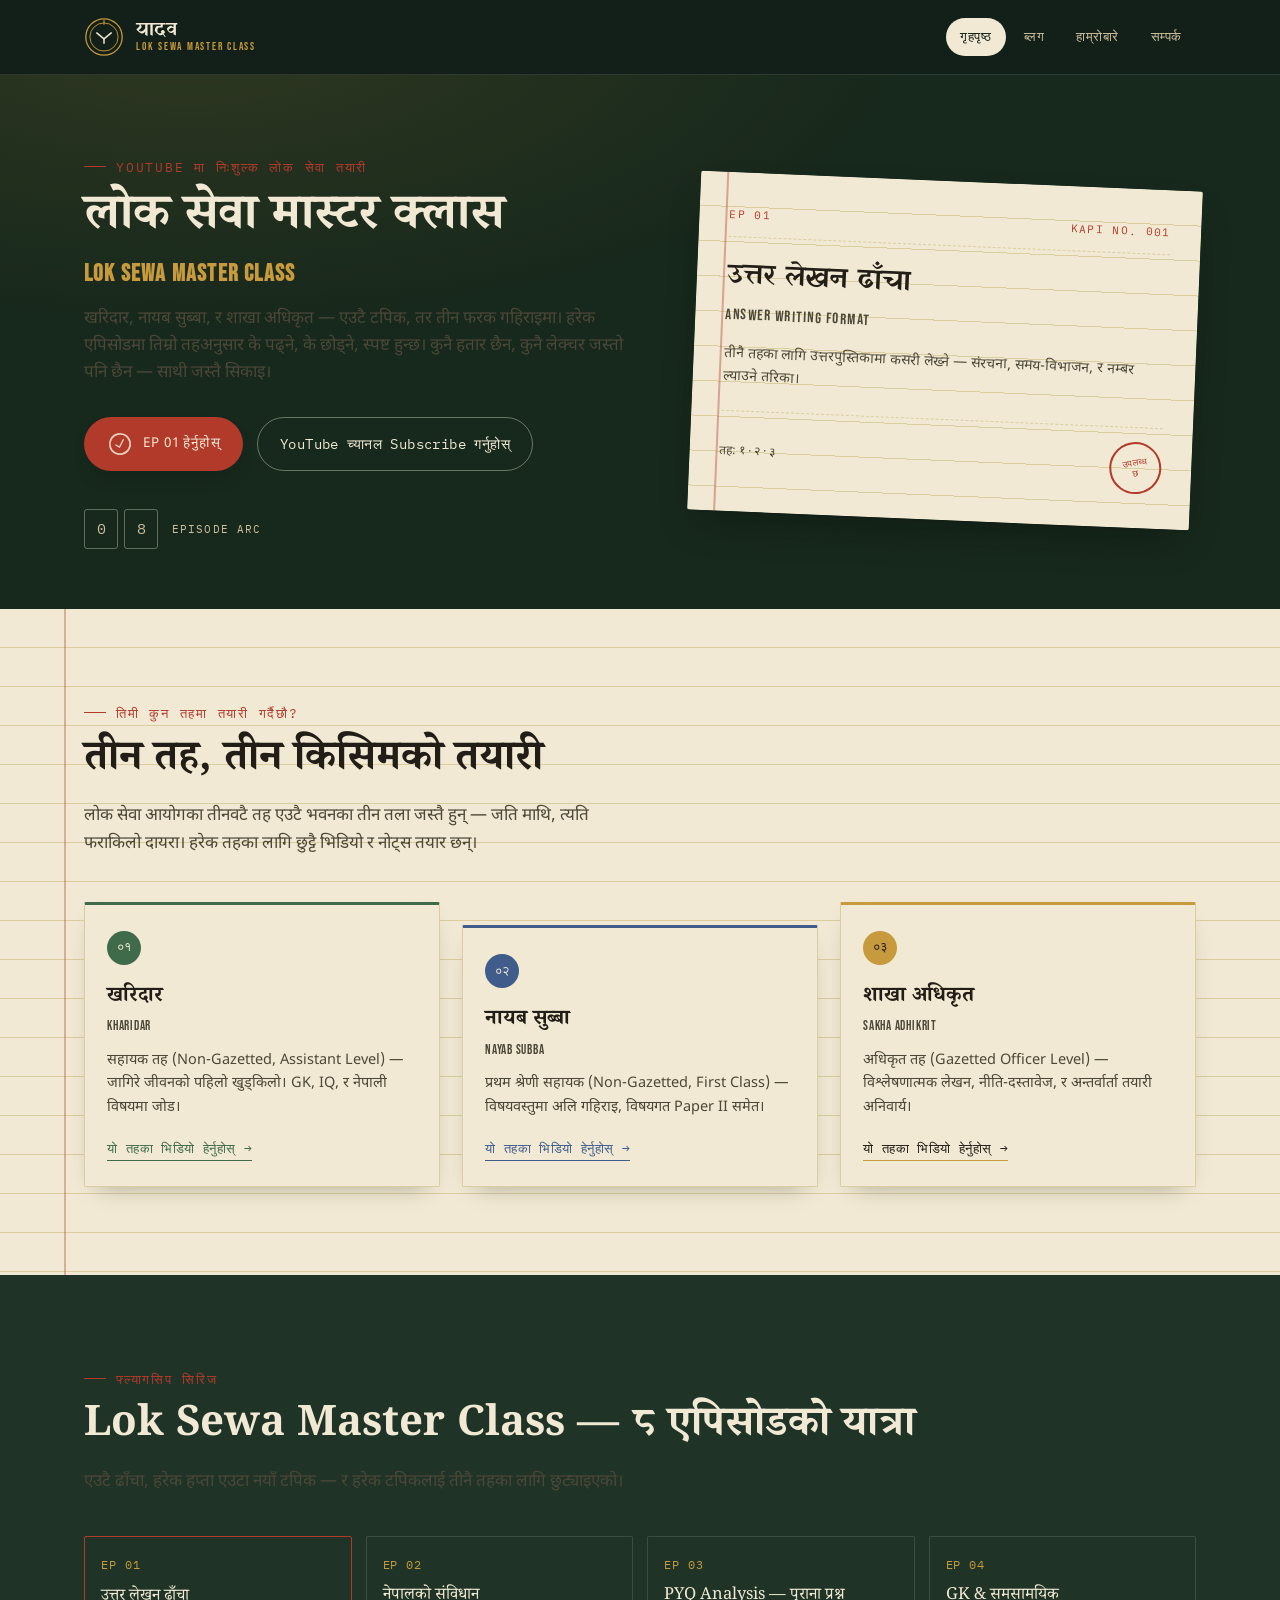
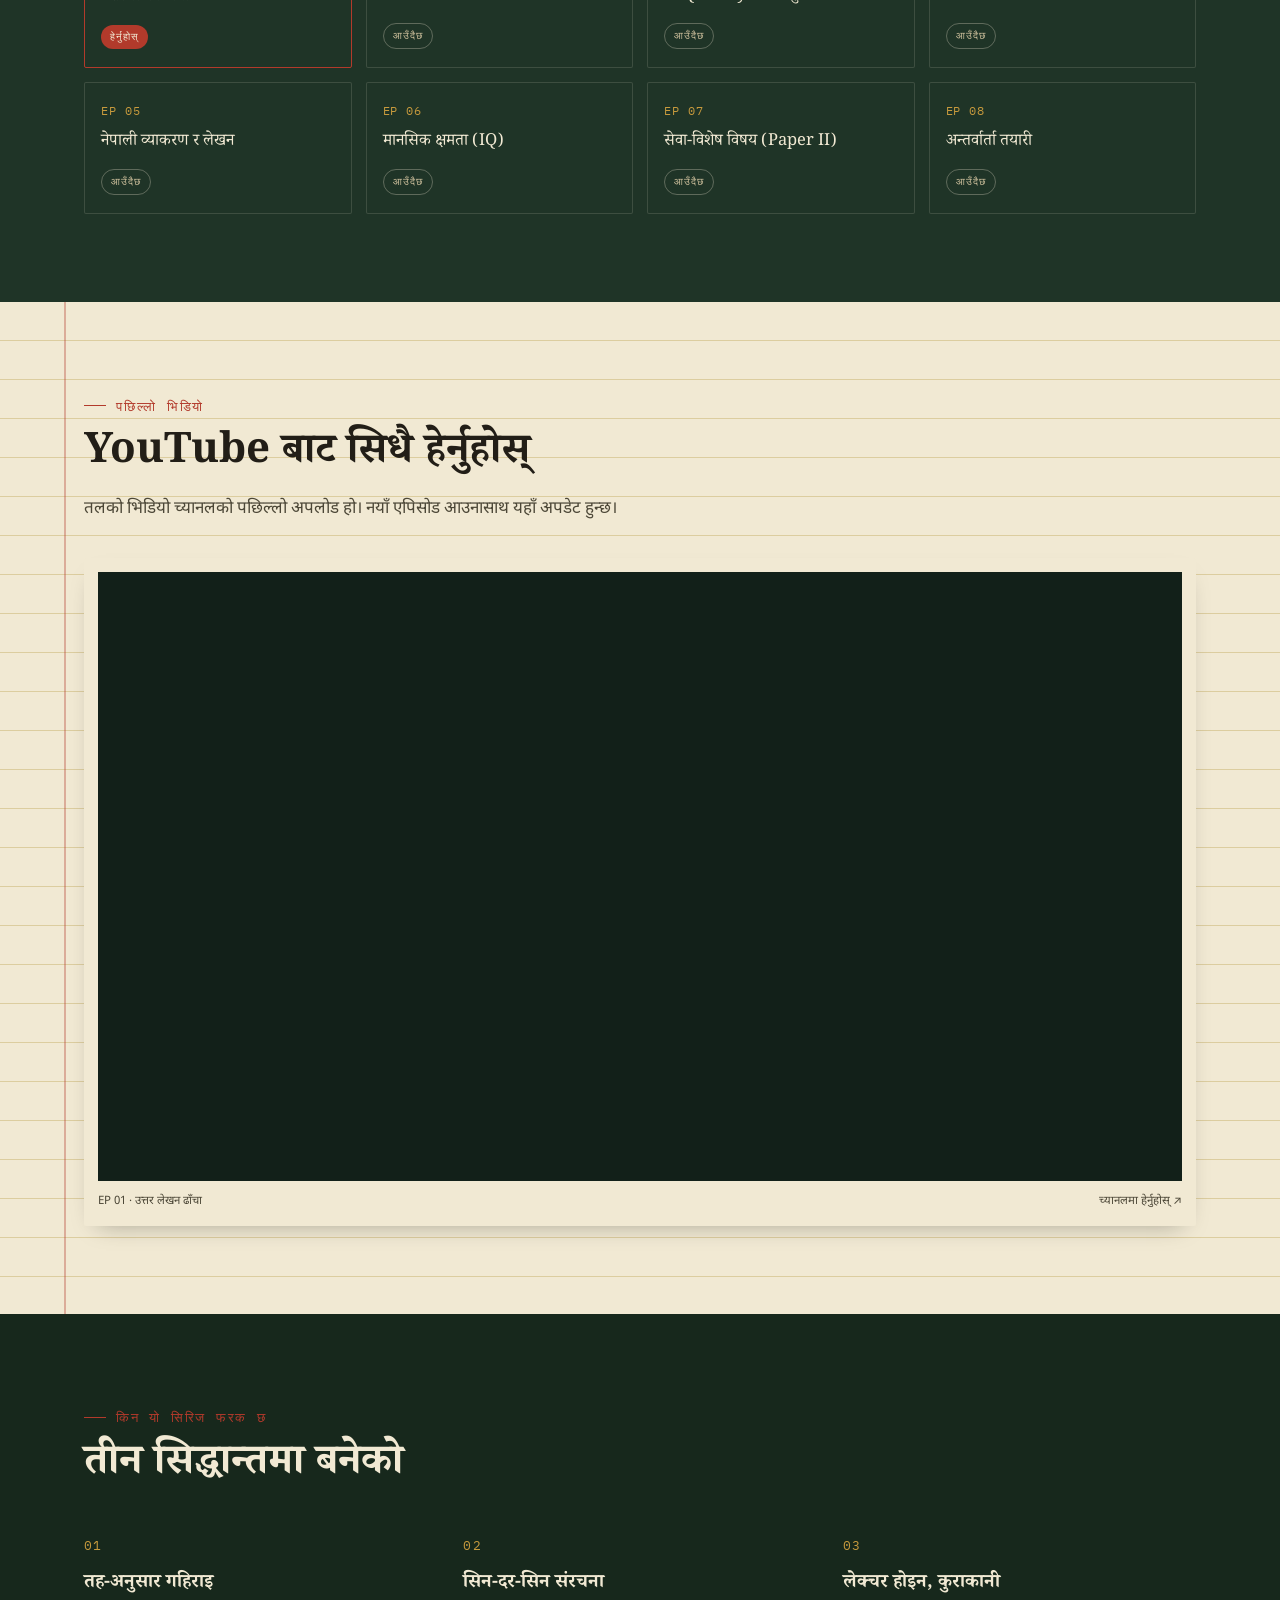
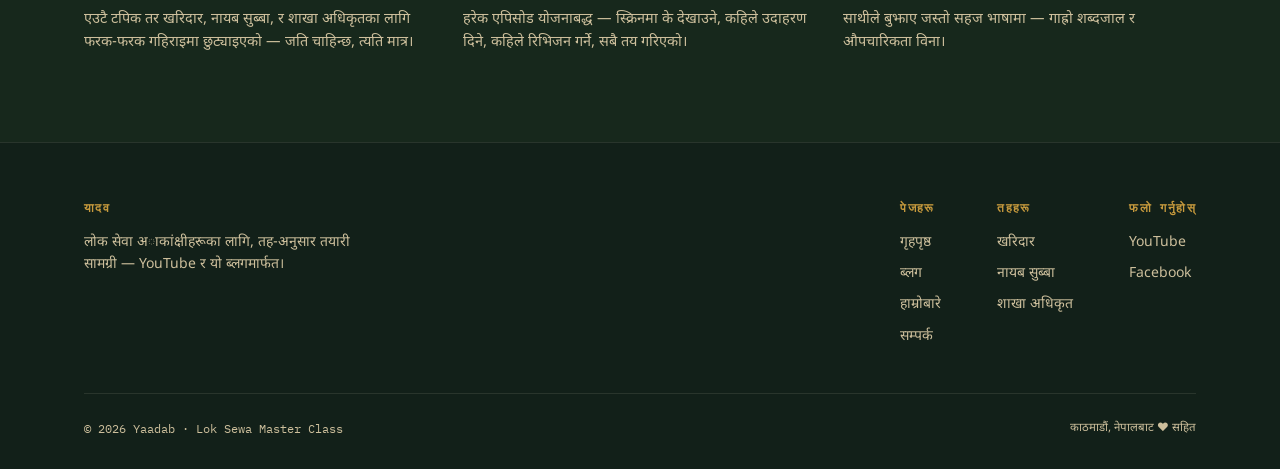
<file: index.html>
<!DOCTYPE html>
<html lang="ne">
<head>
<meta charset="UTF-8">
<meta name="viewport" content="width=device-width, initial-scale=1.0">
<title>Yaadab — लोक सेवा मास्टर क्लास | Lok Sewa Master Class</title>
<meta name="description" content="खरिदार, नायब सुब्बा र शाखा अधिकृतको लागि तह-अनुसारको लोक सेवा तयारी। Lok Sewa Master Class — एउटै टपिक, तीन तहको गहिराइ, हरेक हप्ता नयाँ एपिसोड।">
<meta property="og:title" content="Yaadab — Lok Sewa Master Class">
<meta property="og:description" content="खरिदार, नायब सुब्बा र शाखा अधिकृतको लागि तह-अनुसारको लोक सेवा तयारी।">
<meta property="og:type" content="website">
<link rel="icon" type="image/svg+xml" href="/favicon.svg">
<link rel="preconnect" href="https://fonts.googleapis.com">
<link rel="preconnect" href="https://fonts.gstatic.com" crossorigin>
<link rel="stylesheet" href="/css/style.css">
</head>
<body>

<!-- ============ HEADER ============ -->
<header class="site-header">
  <div class="wrap">
    <a href="/" class="brand">
      <svg class="seal-mark" viewBox="0 0 44 44" fill="none" xmlns="http://www.w3.org/2000/svg" aria-hidden="true">
        <circle cx="22" cy="22" r="20" stroke="#C79A3D" stroke-width="1.4"/>
        <circle cx="22" cy="22" r="15.5" stroke="#C79A3D" stroke-width="1"/>
        <path d="M14 17.5L22 24L30 17.5" stroke="#F1E9D3" stroke-width="1.6" stroke-linecap="round" stroke-linejoin="round"/>
        <path d="M22 24V29" stroke="#F1E9D3" stroke-width="1.6" stroke-linecap="round"/>
        <path d="M22 4V8" stroke="#C79A3D" stroke-width="1.2" stroke-linecap="round"/>
      </svg>
      <span class="brand-text">
        <span class="dv np">यादव</span>
        <span class="en">LOK SEWA MASTER CLASS</span>
      </span>
    </a>
    <button class="nav-toggle" aria-label="Menu खोल्नुहोस्" aria-expanded="false">
      <svg width="18" height="18" viewBox="0 0 18 18" fill="none"><path d="M2 4.5H16M2 9H16M2 13.5H16" stroke="currentColor" stroke-width="1.6" stroke-linecap="round"/></svg>
    </button>
    <nav class="nav">
      <a href="/" class="is-active np">गृहपृष्ठ</a>
      <a href="/blog.html" class="np">ब्लग</a>
      <a href="/about.html" class="np">हाम्रोबारे</a>
      <a href="/contact.html" class="np">सम्पर्क</a>
    </nav>
  </div>
</header>

<!-- ============ HERO ============ -->
<section class="hero">
  <div class="wrap">
    <div class="reveal is-visible">
      <span class="eyebrow np">YouTube मा निःशुल्क लोक सेवा तयारी</span>
      <h1 class="np">
        लोक सेवा मास्टर क्लास
        <span class="en-line">LOK SEWA MASTER CLASS</span>
      </h1>
      <p class="lede np">खरिदार, नायब सुब्बा, र शाखा अधिकृत — एउटै टपिक, तर तीन फरक गहिराइमा। हरेक एपिसोडमा तिम्रो तहअनुसार के पढ्ने, के छोड्ने, स्पष्ट हुन्छ। कुनै हतार छैन, कुनै लेक्चर जस्तो पनि छैन — साथी जस्तै सिकाइ।</p>
      <div class="hero-ctas">
        <a href="/blog.html" class="btn btn-stamp">
          <span class="stamp-mark"><svg viewBox="0 0 14 14" fill="none"><path d="M2 7L5.5 10.5L12 3" stroke="currentColor" stroke-width="1.6" stroke-linecap="round" stroke-linejoin="round"/></svg></span>
          <span class="np">EP 01 हेर्नुहोस्</span>
        </a>
        <a href="https://www.youtube.com/" target="_blank" rel="noopener" class="btn btn-ghost np">YouTube च्यानल Subscribe गर्नुहोस्</a>
      </div>
      <div class="roll-grid" aria-hidden="true">
        <div class="roll-box">0</div><div class="roll-box">8</div>
        <span class="roll-label np">EPISODE ARC</span>
      </div>
    </div>

    <div class="reveal">
      <div class="kapi">
        <div class="kapi-head">
          <span>EP&nbsp;01</span>
          <span>KAPI&nbsp;NO.&nbsp;001</span>
        </div>
        <div class="kapi-title np">उत्तर लेखन ढाँचा</div>
        <div class="kapi-title-en">ANSWER WRITING FORMAT</div>
        <p class="np" style="margin-top:16px; font-size:14px; color:var(--ink-soft);">तीनै तहका लागि उत्तरपुस्तिकामा कसरी लेख्ने — संरचना, समय-विभाजन, र नम्बर ल्याउने तरिका।</p>
        <div class="kapi-foot">
          <span class="np">तह: १ · २ · ३</span>
          <span class="kapi-stamp np">उपलब्ध<br>छ</span>
        </div>
      </div>
    </div>
  </div>
</section>

<!-- ============ TIERS ============ -->
<section class="section section--paper" id="tiers">
  <div class="wrap">
    <span class="eyebrow np">तिमी कुन तहमा तयारी गर्दैछौ?</span>
    <h2 class="h-title np">तीन तह, तीन किसिमको तयारी</h2>
    <p class="lede np">लोक सेवा आयोगका तीनवटै तह एउटै भवनका तीन तला जस्तै हुन् — जति माथि, त्यति फराकिलो दायरा। हरेक तहका लागि छुट्टै भिडियो र नोट्स तयार छन्।</p>

    <div class="tiers">
      <article class="tier-card reveal" data-tier="1">
        <span class="tier-num np">०१</span>
        <div class="tier-title-dv np">खरिदार</div>
        <div class="tier-title-en">KHARIDAR</div>
        <p class="tier-desc np">सहायक तह (Non-Gazetted, Assistant Level) — जागिरे जीवनको पहिलो खुड्किलो। GK, IQ, र नेपाली विषयमा जोड।</p>
        <a href="/blog.html#tier-1" class="tier-link np">यो तहका भिडियो हेर्नुहोस् →</a>
      </article>

      <article class="tier-card reveal" data-tier="2">
        <span class="tier-num np">०२</span>
        <div class="tier-title-dv np">नायब सुब्बा</div>
        <div class="tier-title-en">NAYAB SUBBA</div>
        <p class="tier-desc np">प्रथम श्रेणी सहायक (Non-Gazetted, First Class) — विषयवस्तुमा अलि गहिराइ, विषयगत Paper II समेत।</p>
        <a href="/blog.html#tier-2" class="tier-link np">यो तहका भिडियो हेर्नुहोस् →</a>
      </article>

      <article class="tier-card reveal" data-tier="3">
        <span class="tier-num np">०३</span>
        <div class="tier-title-dv np">शाखा अधिकृत</div>
        <div class="tier-title-en">SAKHA ADHIKRIT</div>
        <p class="tier-desc np">अधिकृत तह (Gazetted Officer Level) — विश्लेषणात्मक लेखन, नीति-दस्तावेज, र अन्तर्वार्ता तयारी अनिवार्य।</p>
        <a href="/blog.html#tier-3" class="tier-link np">यो तहका भिडियो हेर्नुहोस् →</a>
      </article>
    </div>
  </div>
</section>

<!-- ============ MASTER CLASS EPISODE STRIP ============ -->
<section class="section" style="background:var(--cover-700);" id="master-class">
  <div class="wrap">
    <span class="eyebrow np">फ्ल्यागसिप सिरिज</span>
    <h2 class="h-title np">Lok Sewa Master Class — ८ एपिसोडको यात्रा</h2>
    <p class="lede np">एउटै ढाँचा, हरेक हप्ता एउटा नयाँ टपिक — र हरेक टपिकलाई तीनै तहका लागि छुट्याइएको।</p>

    <div class="ep-strip">
      <div class="ep-tab is-live reveal">
        <span class="ep-no">EP 01</span>
        <span class="ep-title np">उत्तर लेखन ढाँचा</span>
        <span class="ep-badge np">हेर्नुहोस्</span>
      </div>
      <div class="ep-tab is-soon reveal">
        <span class="ep-no">EP 02</span>
        <span class="ep-title np">नेपालको संविधान</span>
        <span class="ep-badge np">आउँदैछ</span>
      </div>
      <div class="ep-tab is-soon reveal">
        <span class="ep-no">EP 03</span>
        <span class="ep-title np">PYQ Analysis — पुराना प्रश्न</span>
        <span class="ep-badge np">आउँदैछ</span>
      </div>
      <div class="ep-tab is-soon reveal">
        <span class="ep-no">EP 04</span>
        <span class="ep-title np">GK &amp; समसामयिक</span>
        <span class="ep-badge np">आउँदैछ</span>
      </div>
      <div class="ep-tab is-soon reveal">
        <span class="ep-no">EP 05</span>
        <span class="ep-title np">नेपाली व्याकरण र लेखन</span>
        <span class="ep-badge np">आउँदैछ</span>
      </div>
      <div class="ep-tab is-soon reveal">
        <span class="ep-no">EP 06</span>
        <span class="ep-title np">मानसिक क्षमता (IQ)</span>
        <span class="ep-badge np">आउँदैछ</span>
      </div>
      <div class="ep-tab is-soon reveal">
        <span class="ep-no">EP 07</span>
        <span class="ep-title np">सेवा-विशेष विषय (Paper II)</span>
        <span class="ep-badge np">आउँदैछ</span>
      </div>
      <div class="ep-tab is-soon reveal">
        <span class="ep-no">EP 08</span>
        <span class="ep-title np">अन्तर्वार्ता तयारी</span>
        <span class="ep-badge np">आउँदैछ</span>
      </div>
    </div>
  </div>
</section>

<!-- ============ YOUTUBE ============ -->
<section class="section section--paper" id="videos">
  <div class="wrap">
    <span class="eyebrow np">पछिल्लो भिडियो</span>
    <h2 class="h-title np">YouTube बाट सिधै हेर्नुहोस्</h2>
    <p class="lede np" style="margin-bottom:34px;">तलको भिडियो च्यानलको पछिल्लो अपलोड हो। नयाँ एपिसोड आउनासाथ यहाँ अपडेट हुन्छ।</p>

    <div class="video-frame reveal">
      <div class="ratio">
        <!--
          Replace VIDEO_ID_HERE below with your real YouTube video ID
          (the part after "v=" in your video's URL), or swap the src
          for a full playlist embed — see README.md → "Update the
          YouTube video" for exact steps and both code snippets.
        -->
        <iframe
          src="https://www.youtube.com/embed/VIDEO_ID_HERE"
          title="Yaadab — Lok Sewa Master Class latest video"
          allow="accelerometer; autoplay; clipboard-write; encrypted-media; gyroscope; picture-in-picture"
          allowfullscreen
          loading="lazy">
        </iframe>
      </div>
      <div class="video-caption">
        <span class="np">EP 01 · उत्तर लेखन ढाँचा</span>
        <a href="https://www.youtube.com/" target="_blank" rel="noopener" class="np">च्यानलमा हेर्नुहोस् ↗</a>
      </div>
    </div>
  </div>
</section>

<!-- ============ WHY ============ -->
<section class="section" id="why">
  <div class="wrap">
    <span class="eyebrow np">किन यो सिरिज फरक छ</span>
    <h2 class="h-title np">तीन सिद्धान्तमा बनेको</h2>

    <div class="why-grid">
      <div class="why-item reveal">
        <span class="why-num">01</span>
        <h3 class="np">तह-अनुसार गहिराइ</h3>
        <p class="np">एउटै टपिक तर खरिदार, नायब सुब्बा, र शाखा अधिकृतका लागि फरक-फरक गहिराइमा छुट्याइएको — जति चाहिन्छ, त्यति मात्र।</p>
      </div>
      <div class="why-item reveal">
        <span class="why-num">02</span>
        <h3 class="np">सिन-दर-सिन संरचना</h3>
        <p class="np">हरेक एपिसोड योजनाबद्ध — स्क्रिनमा के देखाउने, कहिले उदाहरण दिने, कहिले रिभिजन गर्ने, सबै तय गरिएको।</p>
      </div>
      <div class="why-item reveal">
        <span class="why-num">03</span>
        <h3 class="np">लेक्चर होइन, कुराकानी</h3>
        <p class="np">साथीले बुझाए जस्तो सहज भाषामा — गाह्रो शब्दजाल र औपचारिकता विना।</p>
      </div>
    </div>
  </div>
</section>

<!-- ============ FOOTER ============ -->
<footer class="site-footer">
  <div class="wrap">
    <div class="footer-top">
      <div class="footer-col" style="max-width:280px;">
        <h4 class="np">यादव</h4>
        <span class="np">लोक सेवा अाकांक्षीहरूका लागि, तह-अनुसार तयारी सामग्री — YouTube र यो ब्लगमार्फत।</span>
      </div>
      <div class="footer-links">
        <div class="footer-col">
          <h4 class="np">पेजहरू</h4>
          <a href="/" class="np">गृहपृष्ठ</a>
          <a href="/blog.html" class="np">ब्लग</a>
          <a href="/about.html" class="np">हाम्रोबारे</a>
          <a href="/contact.html" class="np">सम्पर्क</a>
        </div>
        <div class="footer-col">
          <h4 class="np">तहहरू</h4>
          <a href="/blog.html#tier-1" class="np">खरिदार</a>
          <a href="/blog.html#tier-2" class="np">नायब सुब्बा</a>
          <a href="/blog.html#tier-3" class="np">शाखा अधिकृत</a>
        </div>
        <div class="footer-col">
          <h4 class="np">फलो गर्नुहोस्</h4>
          <a href="https://www.youtube.com/" target="_blank" rel="noopener">YouTube</a>
          <a href="#" target="_blank" rel="noopener">Facebook</a>
        </div>
      </div>
    </div>
    <div class="footer-bottom">
      <span>© 2026 Yaadab · Lok Sewa Master Class</span>
      <span class="np">काठमाडौं, नेपालबाट ❤️ सहित</span>
    </div>
  </div>
</footer>

<script src="/js/main.js"></script>
</body>
</html>
</file>
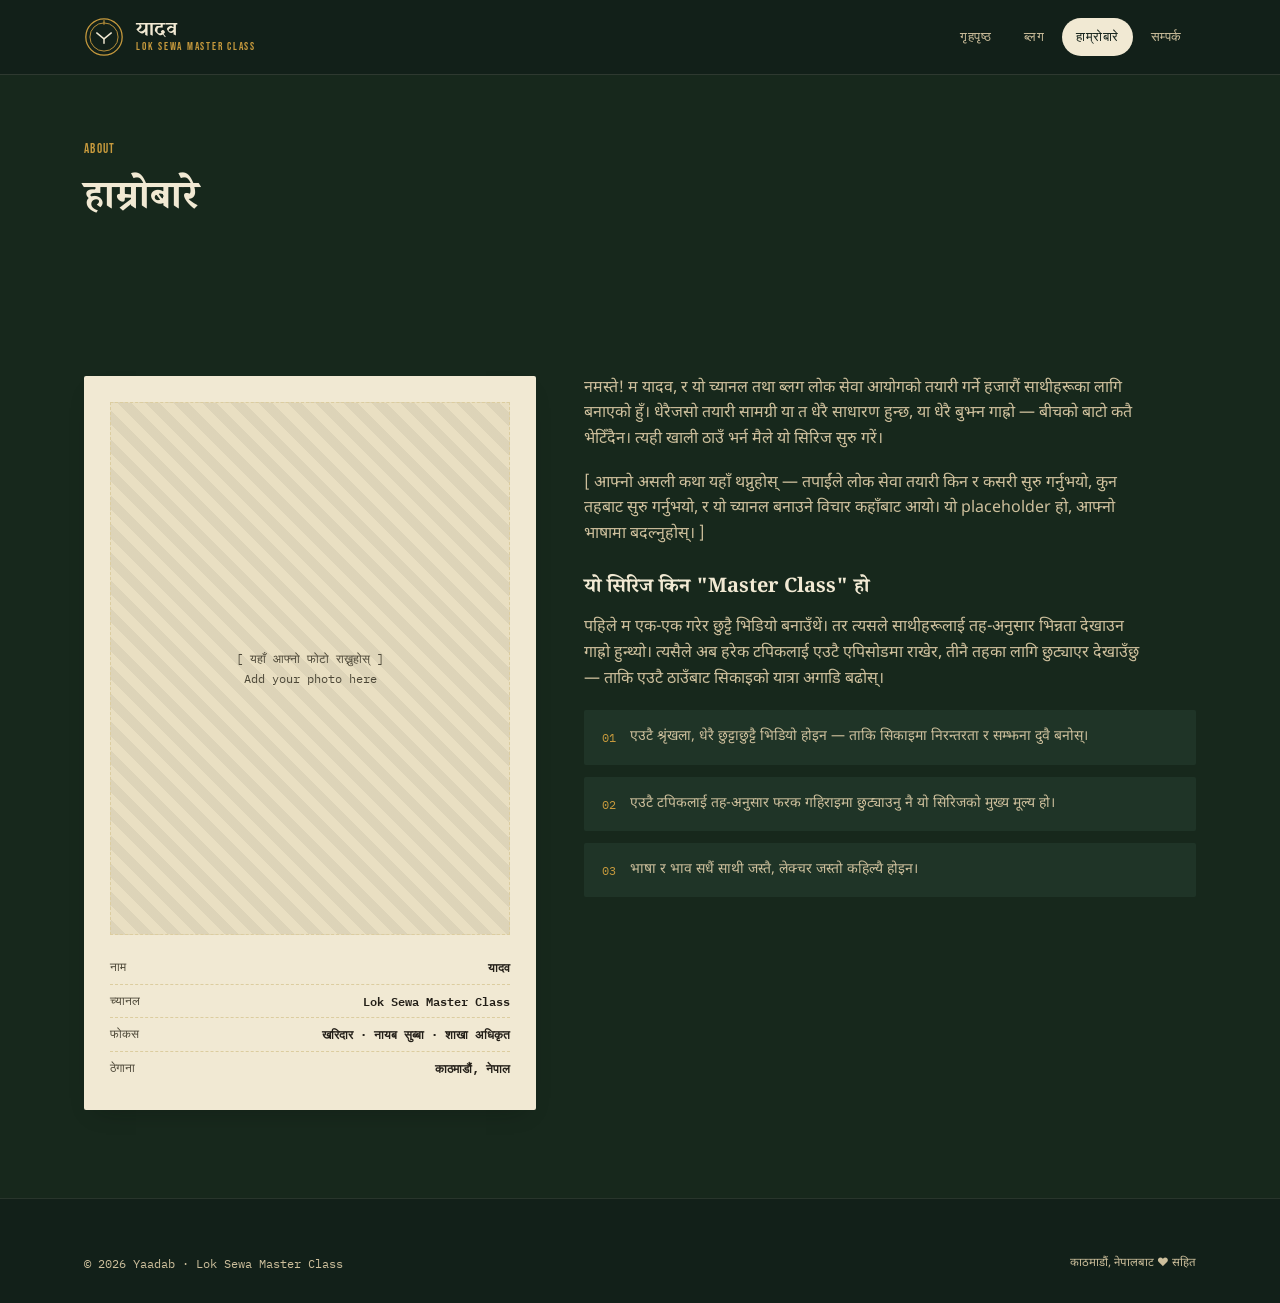
<file: about.html>
<!DOCTYPE html>
<html lang="ne">
<head>
<meta charset="UTF-8">
<meta name="viewport" content="width=device-width, initial-scale=1.0">
<title>हाम्रोबारे — Yaadab | Lok Sewa Master Class</title>
<meta name="description" content="Yaadab र Lok Sewa Master Class सिरिजको पछाडिको कथा र सिद्धान्तहरू।">
<link rel="icon" type="image/svg+xml" href="/favicon.svg">
<link rel="preconnect" href="https://fonts.googleapis.com">
<link rel="preconnect" href="https://fonts.gstatic.com" crossorigin>
<link rel="stylesheet" href="/css/style.css">
</head>
<body>

<header class="site-header">
  <div class="wrap">
    <a href="/" class="brand">
      <svg class="seal-mark" viewBox="0 0 44 44" fill="none" xmlns="http://www.w3.org/2000/svg" aria-hidden="true">
        <circle cx="22" cy="22" r="20" stroke="#C79A3D" stroke-width="1.4"/>
        <circle cx="22" cy="22" r="15.5" stroke="#C79A3D" stroke-width="1"/>
        <path d="M14 17.5L22 24L30 17.5" stroke="#F1E9D3" stroke-width="1.6" stroke-linecap="round" stroke-linejoin="round"/>
        <path d="M22 24V29" stroke="#F1E9D3" stroke-width="1.6" stroke-linecap="round"/>
        <path d="M22 4V8" stroke="#C79A3D" stroke-width="1.2" stroke-linecap="round"/>
      </svg>
      <span class="brand-text">
        <span class="dv np">यादव</span>
        <span class="en">LOK SEWA MASTER CLASS</span>
      </span>
    </a>
    <button class="nav-toggle" aria-label="Menu खोल्नुहोस्" aria-expanded="false">
      <svg width="18" height="18" viewBox="0 0 18 18" fill="none"><path d="M2 4.5H16M2 9H16M2 13.5H16" stroke="currentColor" stroke-width="1.6" stroke-linecap="round"/></svg>
    </button>
    <nav class="nav">
      <a href="/" class="np">गृहपृष्ठ</a>
      <a href="/blog.html" class="np">ब्लग</a>
      <a href="/about.html" class="is-active np">हाम्रोबारे</a>
      <a href="/contact.html" class="np">सम्पर्क</a>
    </nav>
  </div>
</header>

<section class="page-hero">
  <div class="wrap">
    <span class="en-tag">ABOUT</span>
    <h1 class="np">हाम्रोबारे</h1>
  </div>
</section>

<section class="section">
  <div class="wrap">
    <div class="id-card-wrap">

      <div class="reveal">
        <div class="id-card">
          <div class="id-photo np">
            [ यहाँ आफ्नो फोटो राख्नुहोस् ]<br>Add your photo here
          </div>
          <div class="id-row np"><span>नाम</span><strong>यादव</strong></div>
          <div class="id-row np"><span>च्यानल</span><strong>Lok Sewa Master Class</strong></div>
          <div class="id-row np"><span>फोकस</span><strong>खरिदार · नायब सुब्बा · शाखा अधिकृत</strong></div>
          <div class="id-row np" style="border-bottom:none;"><span>ठेगाना</span><strong>काठमाडौं, नेपाल</strong></div>
        </div>
      </div>

      <div class="bio reveal">
        <p class="np">नमस्ते! म यादव, र यो च्यानल तथा ब्लग लोक सेवा आयोगको तयारी गर्ने हजारौं साथीहरूका लागि बनाएको हुँ। धेरैजसो तयारी सामग्री या त धेरै साधारण हुन्छ, या धेरै बुझ्न गाह्रो — बीचको बाटो कतै भेटिँदैन। त्यही खाली ठाउँ भर्न मैले यो सिरिज सुरु गरें।</p>

        <p class="np">[ आफ्नो असली कथा यहाँ थप्नुहोस् — तपाईंले लोक सेवा तयारी किन र कसरी सुरु गर्नुभयो, कुन तहबाट सुरु गर्नुभयो, र यो च्यानल बनाउने विचार कहाँबाट आयो। यो placeholder हो, आफ्नो भाषामा बदल्नुहोस्। ]</p>

        <h3 class="np">यो सिरिज किन "Master Class" हो</h3>
        <p class="np">पहिले म एक-एक गरेर छुट्टै भिडियो बनाउँथें। तर त्यसले साथीहरूलाई तह-अनुसार भिन्नता देखाउन गाह्रो हुन्थ्यो। त्यसैले अब हरेक टपिकलाई एउटै एपिसोडमा राखेर, तीनै तहका लागि छुट्याएर देखाउँछु — ताकि एउटै ठाउँबाट सिकाइको यात्रा अगाडि बढोस्।</p>

        <div class="principles">
          <div class="principle">
            <span class="mk">01</span>
            <p class="np">एउटै श्रृंखला, धेरै छुट्टाछुट्टै भिडियो होइन — ताकि सिकाइमा निरन्तरता र सम्झना दुवै बनोस्।</p>
          </div>
          <div class="principle">
            <span class="mk">02</span>
            <p class="np">एउटै टपिकलाई तह-अनुसार फरक गहिराइमा छुट्याउनु नै यो सिरिजको मुख्य मूल्य हो।</p>
          </div>
          <div class="principle">
            <span class="mk">03</span>
            <p class="np">भाषा र भाव सधैं साथी जस्तै, लेक्चर जस्तो कहिल्यै होइन।</p>
          </div>
        </div>
      </div>

    </div>
  </div>
</section>

<footer class="site-footer">
  <div class="wrap">
    <div class="footer-bottom">
      <span>© 2026 Yaadab · Lok Sewa Master Class</span>
      <span class="np">काठमाडौं, नेपालबाट ❤️ सहित</span>
    </div>
  </div>
</footer>

<script src="/js/main.js"></script>
</body>
</html>
</file>
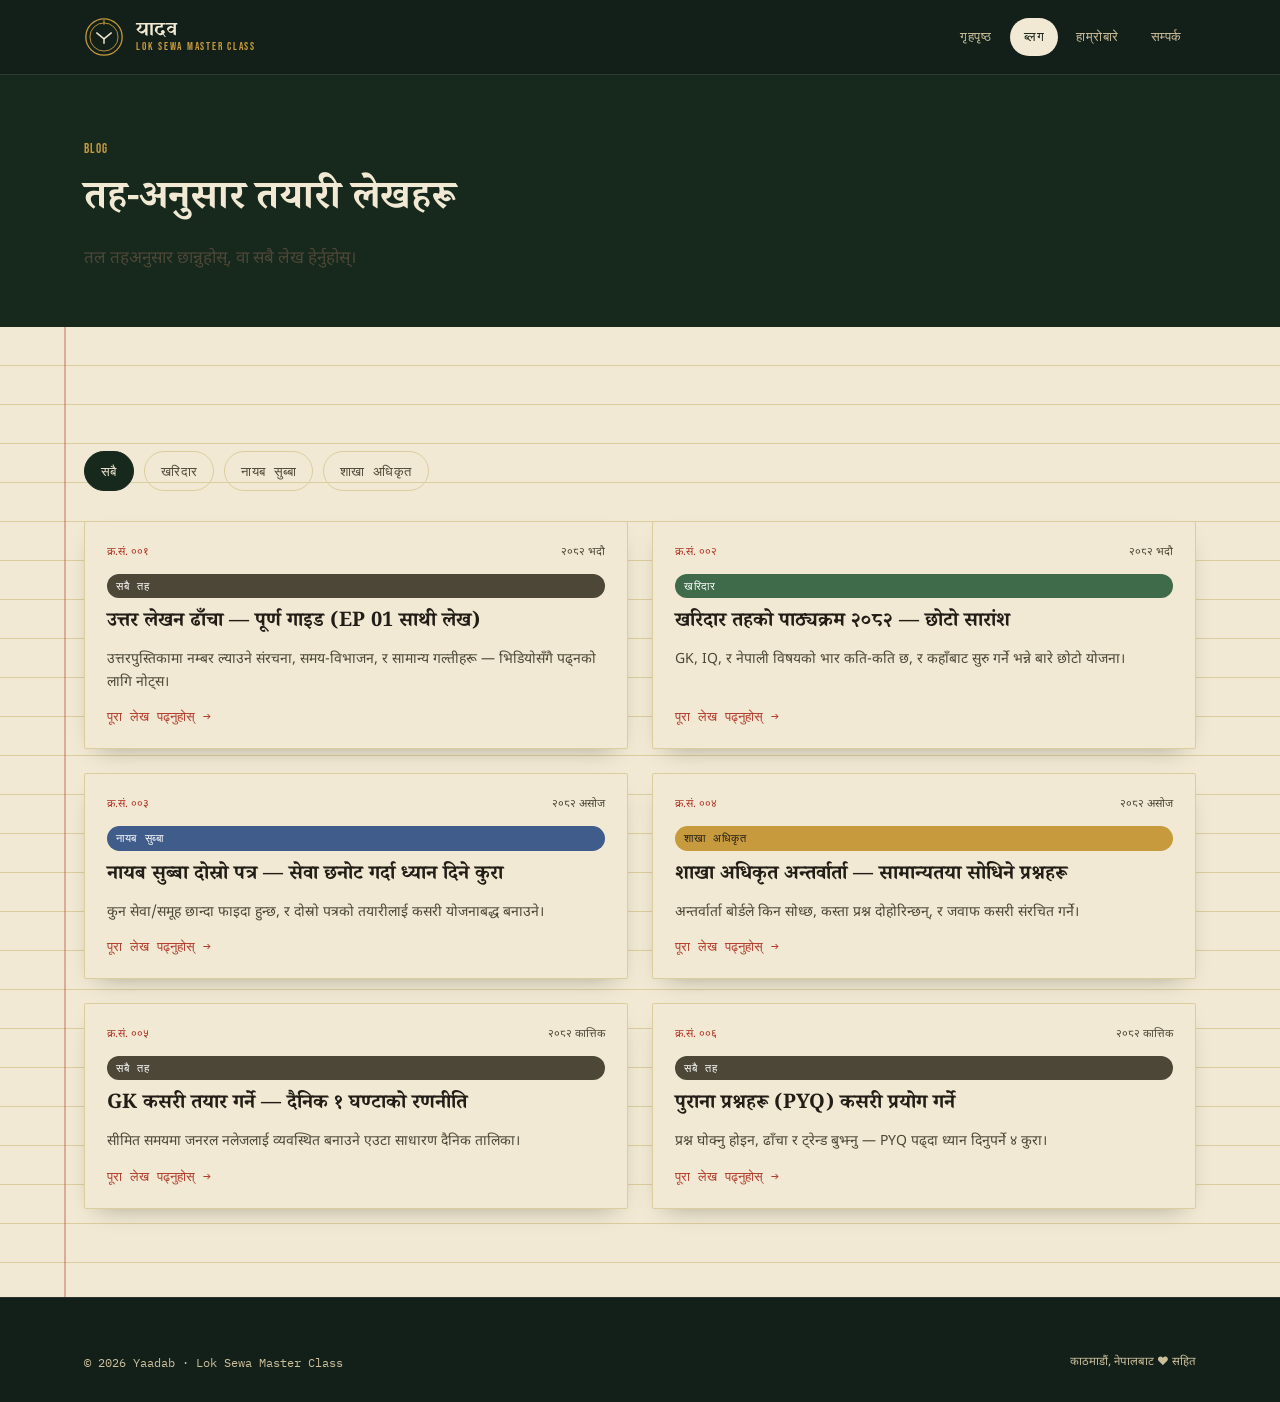
<file: blog.html>
<!DOCTYPE html>
<html lang="ne">
<head>
<meta charset="UTF-8">
<meta name="viewport" content="width=device-width, initial-scale=1.0">
<title>ब्लग — Yaadab | Lok Sewa Master Class</title>
<meta name="description" content="खरिदार, नायब सुब्बा, र शाखा अधिकृत तहका लागि लोक सेवा तयारी लेखहरू।">
<link rel="icon" type="image/svg+xml" href="/favicon.svg">
<link rel="preconnect" href="https://fonts.googleapis.com">
<link rel="preconnect" href="https://fonts.gstatic.com" crossorigin>
<link rel="stylesheet" href="/css/style.css">
</head>
<body>

<header class="site-header">
  <div class="wrap">
    <a href="/" class="brand">
      <svg class="seal-mark" viewBox="0 0 44 44" fill="none" xmlns="http://www.w3.org/2000/svg" aria-hidden="true">
        <circle cx="22" cy="22" r="20" stroke="#C79A3D" stroke-width="1.4"/>
        <circle cx="22" cy="22" r="15.5" stroke="#C79A3D" stroke-width="1"/>
        <path d="M14 17.5L22 24L30 17.5" stroke="#F1E9D3" stroke-width="1.6" stroke-linecap="round" stroke-linejoin="round"/>
        <path d="M22 24V29" stroke="#F1E9D3" stroke-width="1.6" stroke-linecap="round"/>
        <path d="M22 4V8" stroke="#C79A3D" stroke-width="1.2" stroke-linecap="round"/>
      </svg>
      <span class="brand-text">
        <span class="dv np">यादव</span>
        <span class="en">LOK SEWA MASTER CLASS</span>
      </span>
    </a>
    <button class="nav-toggle" aria-label="Menu खोल्नुहोस्" aria-expanded="false">
      <svg width="18" height="18" viewBox="0 0 18 18" fill="none"><path d="M2 4.5H16M2 9H16M2 13.5H16" stroke="currentColor" stroke-width="1.6" stroke-linecap="round"/></svg>
    </button>
    <nav class="nav">
      <a href="/" class="np">गृहपृष्ठ</a>
      <a href="/blog.html" class="is-active np">ब्लग</a>
      <a href="/about.html" class="np">हाम्रोबारे</a>
      <a href="/contact.html" class="np">सम्पर्क</a>
    </nav>
  </div>
</header>

<section class="page-hero">
  <div class="wrap">
    <span class="en-tag">BLOG</span>
    <h1 class="np">तह-अनुसार तयारी लेखहरू</h1>
    <p class="lede np" style="margin-top:12px;">तल तहअनुसार छान्नुहोस्, वा सबै लेख हेर्नुहोस्।</p>
  </div>
</section>

<section class="section section--paper">
  <div class="wrap">

    <div class="filter-row" role="tablist" aria-label="तह अनुसार फिल्टर">
      <button class="filter-pill is-active np" data-filter="all">सबै</button>
      <button class="filter-pill np" data-filter="1">खरिदार</button>
      <button class="filter-pill np" data-filter="2">नायब सुब्बा</button>
      <button class="filter-pill np" data-filter="3">शाखा अधिकृत</button>
    </div>

    <div class="post-grid">

      <article class="post-card" data-tier="all">
        <div class="post-meta">
          <span class="post-index np">क्र.सं. ००१</span>
          <span class="np">२०८२ भदौ</span>
        </div>
        <span class="tag tall np">सबै तह</span>
        <h3 class="np">उत्तर लेखन ढाँचा — पूर्ण गाइड (EP 01 साथी लेख)</h3>
        <p class="np">उत्तरपुस्तिकामा नम्बर ल्याउने संरचना, समय-विभाजन, र सामान्य गल्तीहरू — भिडियोसँगै पढ्नको लागि नोट्स।</p>
        <a href="/post-template.html" class="post-read np">पूरा लेख पढ्नुहोस् →</a>
      </article>

      <article class="post-card" data-tier="1" id="tier-1">
        <div class="post-meta">
          <span class="post-index np">क्र.सं. ००२</span>
          <span class="np">२०८२ भदौ</span>
        </div>
        <span class="tag t1 np">खरिदार</span>
        <h3 class="np">खरिदार तहको पाठ्यक्रम २०८२ — छोटो सारांश</h3>
        <p class="np">GK, IQ, र नेपाली विषयको भार कति-कति छ, र कहाँबाट सुरु गर्ने भन्ने बारे छोटो योजना।</p>
        <a href="#" class="post-read np">पूरा लेख पढ्नुहोस् →</a>
      </article>

      <article class="post-card" data-tier="2" id="tier-2">
        <div class="post-meta">
          <span class="post-index np">क्र.सं. ००३</span>
          <span class="np">२०८२ असोज</span>
        </div>
        <span class="tag t2 np">नायब सुब्बा</span>
        <h3 class="np">नायब सुब्बा दोस्रो पत्र — सेवा छनोट गर्दा ध्यान दिने कुरा</h3>
        <p class="np">कुन सेवा/समूह छान्दा फाइदा हुन्छ, र दोस्रो पत्रको तयारीलाई कसरी योजनाबद्ध बनाउने।</p>
        <a href="#" class="post-read np">पूरा लेख पढ्नुहोस् →</a>
      </article>

      <article class="post-card" data-tier="3" id="tier-3">
        <div class="post-meta">
          <span class="post-index np">क्र.सं. ००४</span>
          <span class="np">२०८२ असोज</span>
        </div>
        <span class="tag t3 np">शाखा अधिकृत</span>
        <h3 class="np">शाखा अधिकृत अन्तर्वार्ता — सामान्यतया सोधिने प्रश्नहरू</h3>
        <p class="np">अन्तर्वार्ता बोर्डले किन सोध्छ, कस्ता प्रश्न दोहोरिन्छन्, र जवाफ कसरी संरचित गर्ने।</p>
        <a href="#" class="post-read np">पूरा लेख पढ्नुहोस् →</a>
      </article>

      <article class="post-card" data-tier="all">
        <div class="post-meta">
          <span class="post-index np">क्र.सं. ००५</span>
          <span class="np">२०८२ कात्तिक</span>
        </div>
        <span class="tag tall np">सबै तह</span>
        <h3 class="np">GK कसरी तयार गर्ने — दैनिक १ घण्टाको रणनीति</h3>
        <p class="np">सीमित समयमा जनरल नलेजलाई व्यवस्थित बनाउने एउटा साधारण दैनिक तालिका।</p>
        <a href="#" class="post-read np">पूरा लेख पढ्नुहोस् →</a>
      </article>

      <article class="post-card" data-tier="all">
        <div class="post-meta">
          <span class="post-index np">क्र.सं. ००६</span>
          <span class="np">२०८२ कात्तिक</span>
        </div>
        <span class="tag tall np">सबै तह</span>
        <h3 class="np">पुराना प्रश्नहरू (PYQ) कसरी प्रयोग गर्ने</h3>
        <p class="np">प्रश्न घोक्नु होइन, ढाँचा र ट्रेन्ड बुझ्नु — PYQ पढ्दा ध्यान दिनुपर्ने ४ कुरा।</p>
        <a href="#" class="post-read np">पूरा लेख पढ्नुहोस् →</a>
      </article>

    </div>
  </div>
</section>

<footer class="site-footer">
  <div class="wrap">
    <div class="footer-bottom">
      <span>© 2026 Yaadab · Lok Sewa Master Class</span>
      <span class="np">काठमाडौं, नेपालबाट ❤️ सहित</span>
    </div>
  </div>
</footer>

<script src="/js/main.js"></script>
</body>
</html>
</file>
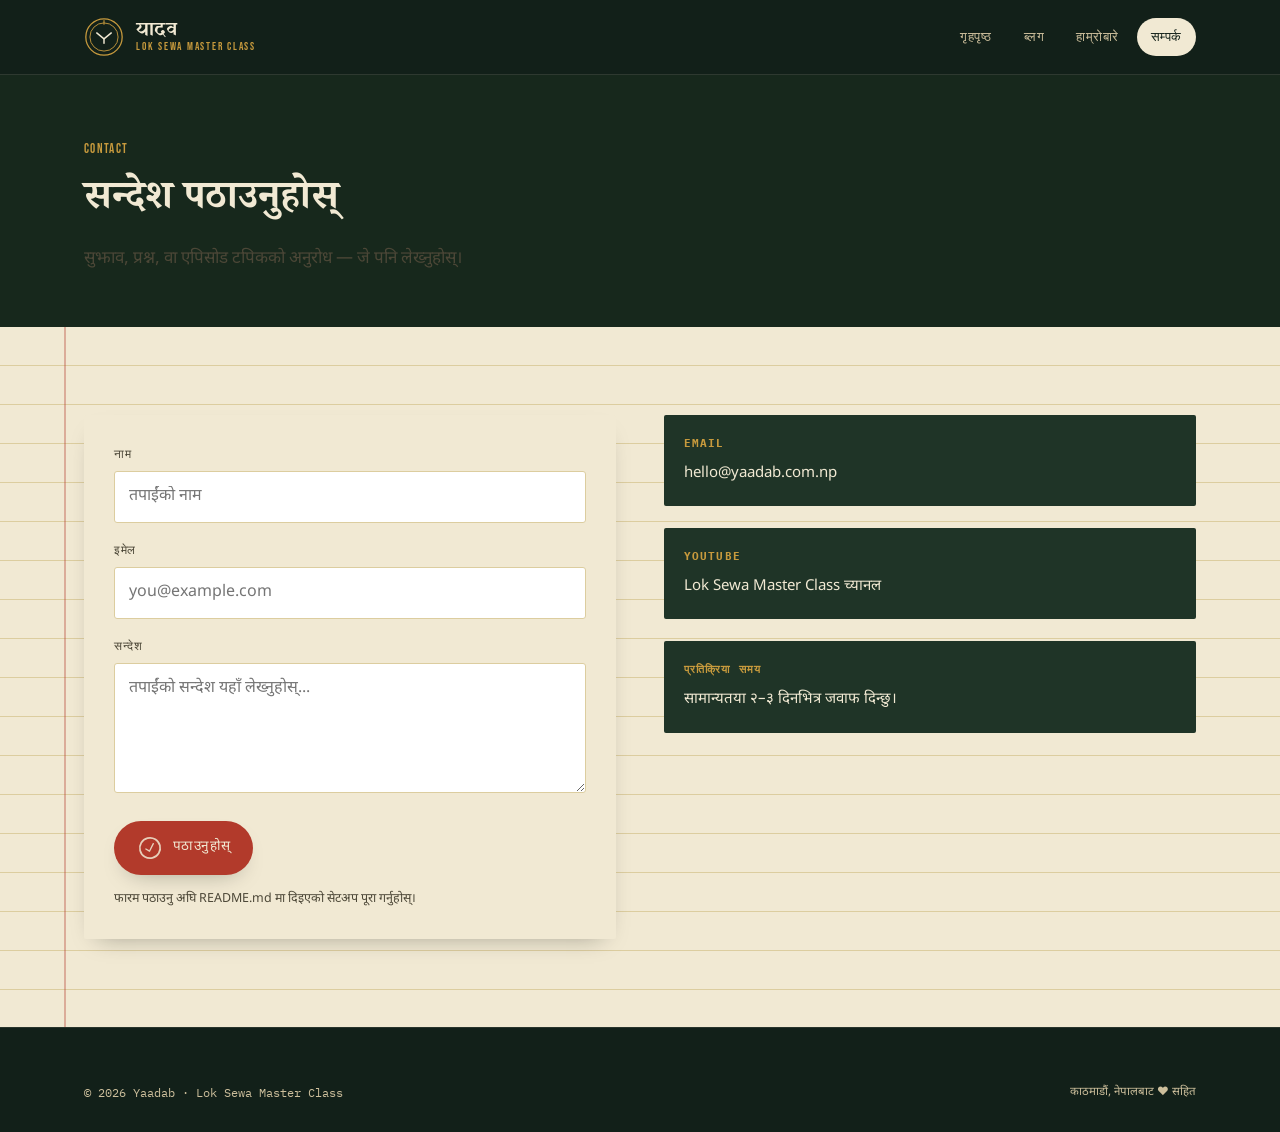
<file: contact.html>
<!DOCTYPE html>
<html lang="ne">
<head>
<meta charset="UTF-8">
<meta name="viewport" content="width=device-width, initial-scale=1.0">
<title>सम्पर्क — Yaadab | Lok Sewa Master Class</title>
<meta name="description" content="Yaadab लाई सन्देश पठाउनुहोस् — सुझाव, प्रश्न, वा सहकार्यको लागि।">
<link rel="icon" type="image/svg+xml" href="/favicon.svg">
<link rel="preconnect" href="https://fonts.googleapis.com">
<link rel="preconnect" href="https://fonts.gstatic.com" crossorigin>
<link rel="stylesheet" href="/css/style.css">
</head>
<body>

<header class="site-header">
  <div class="wrap">
    <a href="/" class="brand">
      <svg class="seal-mark" viewBox="0 0 44 44" fill="none" xmlns="http://www.w3.org/2000/svg" aria-hidden="true">
        <circle cx="22" cy="22" r="20" stroke="#C79A3D" stroke-width="1.4"/>
        <circle cx="22" cy="22" r="15.5" stroke="#C79A3D" stroke-width="1"/>
        <path d="M14 17.5L22 24L30 17.5" stroke="#F1E9D3" stroke-width="1.6" stroke-linecap="round" stroke-linejoin="round"/>
        <path d="M22 24V29" stroke="#F1E9D3" stroke-width="1.6" stroke-linecap="round"/>
        <path d="M22 4V8" stroke="#C79A3D" stroke-width="1.2" stroke-linecap="round"/>
      </svg>
      <span class="brand-text">
        <span class="dv np">यादव</span>
        <span class="en">LOK SEWA MASTER CLASS</span>
      </span>
    </a>
    <button class="nav-toggle" aria-label="Menu खोल्नुहोस्" aria-expanded="false">
      <svg width="18" height="18" viewBox="0 0 18 18" fill="none"><path d="M2 4.5H16M2 9H16M2 13.5H16" stroke="currentColor" stroke-width="1.6" stroke-linecap="round"/></svg>
    </button>
    <nav class="nav">
      <a href="/" class="np">गृहपृष्ठ</a>
      <a href="/blog.html" class="np">ब्लग</a>
      <a href="/about.html" class="np">हाम्रोबारे</a>
      <a href="/contact.html" class="is-active np">सम्पर्क</a>
    </nav>
  </div>
</header>

<section class="page-hero">
  <div class="wrap">
    <span class="en-tag">CONTACT</span>
    <h1 class="np">सन्देश पठाउनुहोस्</h1>
    <p class="lede np" style="margin-top:12px;">सुझाव, प्रश्न, वा एपिसोड टपिकको अनुरोध — जे पनि लेख्नुहोस्।</p>
  </div>
</section>

<section class="section section--paper">
  <div class="wrap">
    <div class="contact-wrap">

      <div class="reveal">
        <div class="form-card">
          <!--
            FORM BACKEND — Cloudflare Pages does not process forms by
            itself, so this posts to a form-backend service. Fastest
            option: Web3Forms (free). See README.md → "Make the
            contact form work" for the 2-minute setup, then:
              1) replace REPLACE_WITH_WEB3FORMS_ENDPOINT below with
                 https://api.web3forms.com/submit
              2) replace REPLACE_WITH_ACCESS_KEY with your key
          -->
          <form id="contact-form" action="REPLACE_WITH_WEB3FORMS_ENDPOINT" method="POST">
            <input type="hidden" name="access_key" value="REPLACE_WITH_ACCESS_KEY">
            <input type="hidden" name="subject" value="नयाँ सन्देश — yaadab.com.np">

            <div class="field">
              <label for="name" class="np">नाम</label>
              <input type="text" id="name" name="name" required placeholder="तपाईंको नाम">
            </div>
            <div class="field">
              <label for="email" class="np">इमेल</label>
              <input type="email" id="email" name="email" required placeholder="you@example.com">
            </div>
            <div class="field">
              <label for="message" class="np">सन्देश</label>
              <textarea id="message" name="message" required placeholder="तपाईंको सन्देश यहाँ लेख्नुहोस्..."></textarea>
            </div>
            <button type="submit" class="btn btn-stamp">
              <span class="stamp-mark"><svg viewBox="0 0 14 14" fill="none"><path d="M2 7L5.5 10.5L12 3" stroke="currentColor" stroke-width="1.6" stroke-linecap="round" stroke-linejoin="round"/></svg></span>
              <span class="np">पठाउनुहोस्</span>
            </button>
            <p id="form-status" class="form-status" role="status"></p>
            <p class="form-note np">फारम पठाउनु अघि README.md मा दिइएको सेटअप पूरा गर्नुहोस्।</p>
          </form>
        </div>
      </div>

      <div class="contact-info reveal">
        <div class="info-item">
          <h4>EMAIL</h4>
          <a href="mailto:hello@yaadab.com.np">hello@yaadab.com.np</a>
        </div>
        <div class="info-item">
          <h4>YOUTUBE</h4>
          <a href="https://www.youtube.com/" target="_blank" rel="noopener">Lok Sewa Master Class च्यानल</a>
        </div>
        <div class="info-item">
          <h4 class="np">प्रतिक्रिया समय</h4>
          <span class="np">सामान्यतया २–३ दिनभित्र जवाफ दिन्छु।</span>
        </div>
      </div>

    </div>
  </div>
</section>

<footer class="site-footer">
  <div class="wrap">
    <div class="footer-bottom">
      <span>© 2026 Yaadab · Lok Sewa Master Class</span>
      <span class="np">काठमाडौं, नेपालबाट ❤️ सहित</span>
    </div>
  </div>
</footer>

<script src="/js/main.js"></script>
</body>
</html>
</file>
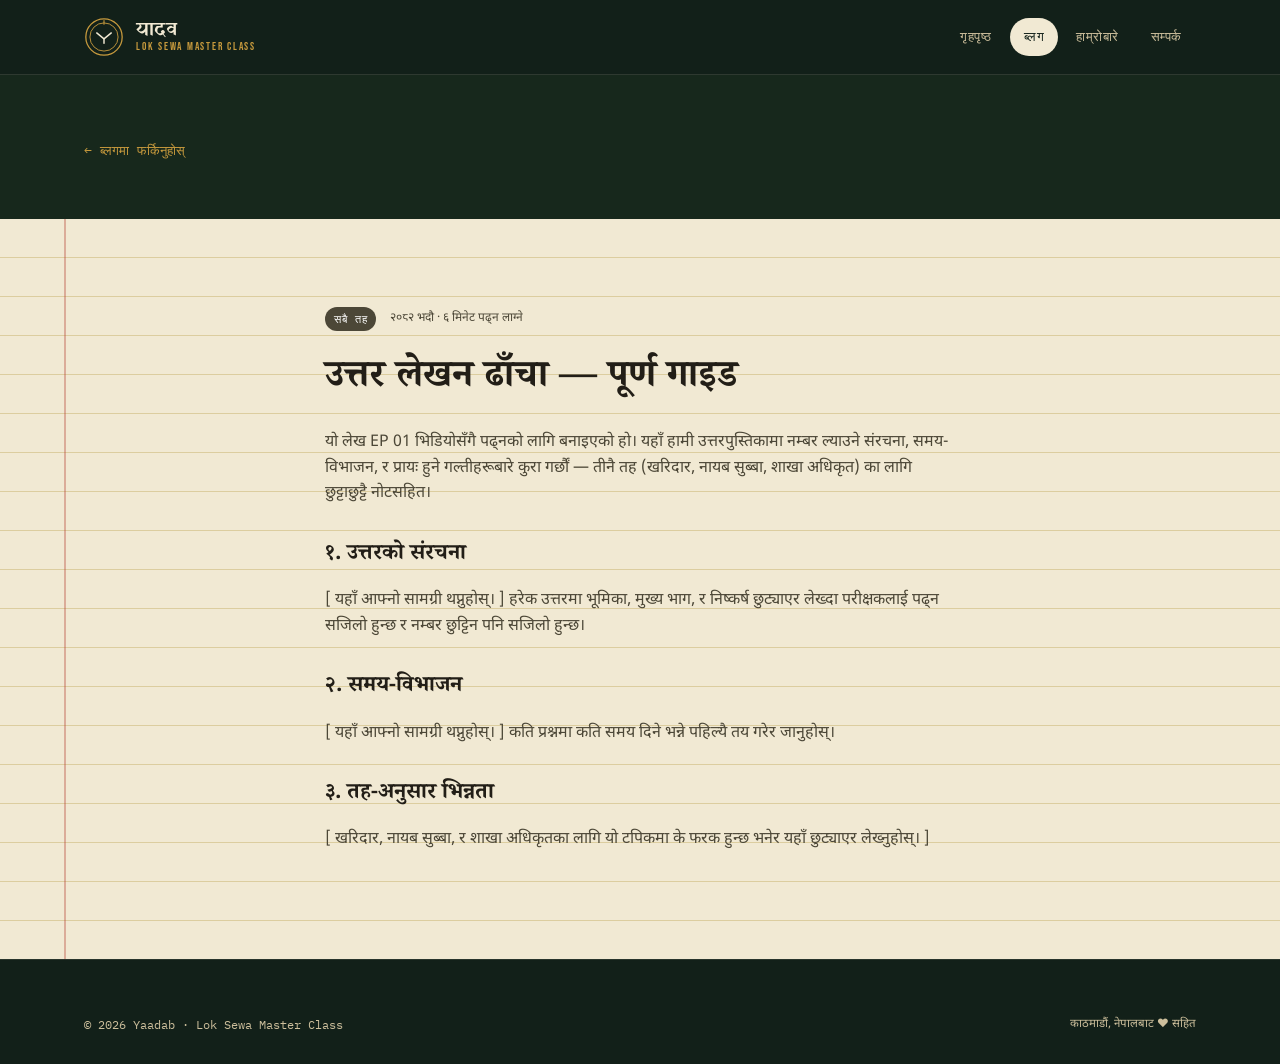
<file: post-template.html>
<!DOCTYPE html>
<html lang="ne">
<head>
<meta charset="UTF-8">
<meta name="viewport" content="width=device-width, initial-scale=1.0">
<title>उत्तर लेखन ढाँचा — पूर्ण गाइड | Yaadab</title>
<meta name="description" content="उत्तरपुस्तिकामा नम्बर ल्याउने संरचना, समय-विभाजन, र सामान्य गल्तीहरू।">
<link rel="icon" type="image/svg+xml" href="/favicon.svg">
<link rel="preconnect" href="https://fonts.googleapis.com">
<link rel="preconnect" href="https://fonts.gstatic.com" crossorigin>
<link rel="stylesheet" href="/css/style.css">
</head>
<body>

<!--
  HOW TO USE THIS FILE
  ---------------------------------------------------------------
  1. Duplicate this file and rename it, e.g. gk-daily-strategy.html
  2. Edit the <title> and meta description above.
  3. Replace the eyebrow / heading / meta row / body paragraphs below.
  4. Add a card for it on blog.html (copy one .post-card block) and
     point its "पूरा लेख पढ्नुहोस्" link at your new filename.
  --------------------------------------------------------------- -->

<header class="site-header">
  <div class="wrap">
    <a href="/" class="brand">
      <svg class="seal-mark" viewBox="0 0 44 44" fill="none" xmlns="http://www.w3.org/2000/svg" aria-hidden="true">
        <circle cx="22" cy="22" r="20" stroke="#C79A3D" stroke-width="1.4"/>
        <circle cx="22" cy="22" r="15.5" stroke="#C79A3D" stroke-width="1"/>
        <path d="M14 17.5L22 24L30 17.5" stroke="#F1E9D3" stroke-width="1.6" stroke-linecap="round" stroke-linejoin="round"/>
        <path d="M22 24V29" stroke="#F1E9D3" stroke-width="1.6" stroke-linecap="round"/>
        <path d="M22 4V8" stroke="#C79A3D" stroke-width="1.2" stroke-linecap="round"/>
      </svg>
      <span class="brand-text">
        <span class="dv np">यादव</span>
        <span class="en">LOK SEWA MASTER CLASS</span>
      </span>
    </a>
    <button class="nav-toggle" aria-label="Menu खोल्नुहोस्" aria-expanded="false">
      <svg width="18" height="18" viewBox="0 0 18 18" fill="none"><path d="M2 4.5H16M2 9H16M2 13.5H16" stroke="currentColor" stroke-width="1.6" stroke-linecap="round"/></svg>
    </button>
    <nav class="nav">
      <a href="/" class="np">गृहपृष्ठ</a>
      <a href="/blog.html" class="is-active np">ब्लग</a>
      <a href="/about.html" class="np">हाम्रोबारे</a>
      <a href="/contact.html" class="np">सम्पर्क</a>
    </nav>
  </div>
</header>

<section class="page-hero">
  <div class="wrap">
    <a href="/blog.html" class="np" style="font-family:var(--mono); font-size:12.5px; color:var(--seal-gold);">← ब्लगमा फर्किनुहोस्</a>
  </div>
</section>

<section class="section section--paper">
  <div class="wrap">
    <div class="post-body">
      <div class="post-hero-meta">
        <span class="tag tall np">सबै तह</span>
        <span class="np">२०८२ भदौ · ६ मिनेट पढ्न लाग्ने</span>
      </div>
      <h1 class="np">उत्तर लेखन ढाँचा — पूर्ण गाइड</h1>

      <p class="np">यो लेख EP 01 भिडियोसँगै पढ्नको लागि बनाइएको हो। यहाँ हामी उत्तरपुस्तिकामा नम्बर ल्याउने संरचना, समय-विभाजन, र प्रायः हुने गल्तीहरूबारे कुरा गर्छौं — तीनै तह (खरिदार, नायब सुब्बा, शाखा अधिकृत) का लागि छुट्टाछुट्टै नोटसहित।</p>

      <h2 class="np">१. उत्तरको संरचना</h2>
      <p class="np">[ यहाँ आफ्नो सामग्री थप्नुहोस्। ] हरेक उत्तरमा भूमिका, मुख्य भाग, र निष्कर्ष छुट्याएर लेख्दा परीक्षकलाई पढ्न सजिलो हुन्छ र नम्बर छुट्टिन पनि सजिलो हुन्छ।</p>

      <h2 class="np">२. समय-विभाजन</h2>
      <p class="np">[ यहाँ आफ्नो सामग्री थप्नुहोस्। ] कति प्रश्नमा कति समय दिने भन्ने पहिल्यै तय गरेर जानुहोस्।</p>

      <h2 class="np">३. तह-अनुसार भिन्नता</h2>
      <p class="np">[ खरिदार, नायब सुब्बा, र शाखा अधिकृतका लागि यो टपिकमा के फरक हुन्छ भनेर यहाँ छुट्याएर लेख्नुहोस्। ]</p>
    </div>
  </div>
</section>

<footer class="site-footer">
  <div class="wrap">
    <div class="footer-bottom">
      <span>© 2026 Yaadab · Lok Sewa Master Class</span>
      <span class="np">काठमाडौं, नेपालबाट ❤️ सहित</span>
    </div>
  </div>
</footer>

<script src="/js/main.js"></script>
</body>
</html>
</file>
<file: css/style.css>
/* ==========================================================================
   Yaadab — Lok Sewa Master Class
   Design language: the exam answer-booklet ("kapi").
   Deep booklet-cover green as the site's base, cream ruled "paper" panels
   for content, a red ink stamp as the signature interactive mark, gold for
   the officer-tier accent, and a ballpoint-blue for secondary links.
   ========================================================================== */

/* ---- Fonts ---- */
@import url('https://fonts.googleapis.com/css2?family=Yatra+One&family=Bebas+Neue&family=Noto+Serif+Devanagari:wght@400;500;600;700&family=Noto+Serif:ital,wght@0,400;0,600;0,700;1,400&family=IBM+Plex+Mono:wght@400;500;600&family=Noto+Sans+Devanagari:wght@400;500;600&family=Inter:wght@400;500;600&display=swap');

/* ---- Design tokens ---- */
:root{
  /* booklet cover (base) */
  --cover-900:#122019;
  --cover-800:#17281c;
  --cover-700:#1f3427;
  --cover-600:#294633;

  /* ruled paper (panels) */
  --paper:#f1e9d3;
  --paper-2:#e9dfc2;
  --paper-line:#dccd9f;

  /* ink + accents */
  --ink:#221e17;
  --ink-soft:#4c4737;
  --cream:#f1e9d3;
  --cream-soft:#cdbf9c;

  --stamp-red:#b23a2b;
  --stamp-red-dark:#8f2c20;
  --seal-gold:#c79a3d;
  --seal-gold-dark:#a67e2d;
  --ink-blue:#3f5c8a;

  /* tier colours (real hierarchy: 01 < 02 < 03) */
  --tier-1:#3f6b4a;   /* Kharidar — green */
  --tier-2:#3f5c8a;   /* Nayab Subba — blue */
  --tier-3:#c79a3d;   /* Sakha Adhikrit — gold */

  /* type */
  --display-dv:'Yatra One', cursive;
  --display-en:'Bebas Neue', sans-serif;
  --serif-dv:'Noto Serif Devanagari','Noto Serif', serif;
  --serif-en:'Noto Serif', serif;
  --sans-dv:'Noto Sans Devanagari','Inter', sans-serif;
  --sans-en:'Inter', sans-serif;
  --mono:'IBM Plex Mono', monospace;

  --radius-card:2px;
  --radius-pill:999px;
  --shadow-paper: 0 18px 40px -18px rgba(10,15,10,.55), 0 2px 0 rgba(0,0,0,.05);
  --shadow-soft: 0 10px 24px -14px rgba(10,15,10,.4);

  --container: 1160px;
}

/* ---- Reset ---- */
*,*::before,*::after{box-sizing:border-box;}
html{scroll-behavior:smooth;}
body{
  margin:0;
  background:var(--cover-800);
  color:var(--cream);
  font-family:var(--sans-dv);
  font-size:16px;
  line-height:1.6;
  -webkit-font-smoothing:antialiased;
}
img{max-width:100%;display:block;}
a{color:inherit;text-decoration:none;}
ul{margin:0;padding:0;list-style:none;}
h1,h2,h3,h4,p,figure{margin:0;}
button{font:inherit;cursor:pointer;}
input,textarea,select{font:inherit;}

/* Respect reduced motion */
@media (prefers-reduced-motion: reduce){
  *{animation-duration:.001ms !important; animation-iteration-count:1 !important; transition-duration:.001ms !important; scroll-behavior:auto !important;}
}

:focus-visible{
  outline:3px solid var(--seal-gold);
  outline-offset:3px;
}

.np{font-family:var(--sans-dv);}

/* ---- Layout helpers ---- */
.wrap{
  max-width:var(--container);
  margin:0 auto;
  padding:0 24px;
}
.section{
  padding:88px 0;
  position:relative;
}
@media (max-width:720px){
  .section{padding:56px 0;}
}
.section--paper{
  background:var(--paper);
  color:var(--ink);
  background-image:
    repeating-linear-gradient(var(--paper) 0 38px, var(--paper-line) 38px 39px),
    linear-gradient(180deg, var(--paper), var(--paper));
}
.section--paper::before{
  content:"";
  position:absolute;
  left:64px; top:0; bottom:0;
  width:2px;
  background:var(--stamp-red);
  opacity:.35;
}
@media (max-width:720px){ .section--paper::before{left:28px;} }

.eyebrow{
  display:inline-flex;
  align-items:center;
  gap:10px;
  font-family:var(--mono);
  font-size:12.5px;
  letter-spacing:.14em;
  text-transform:uppercase;
  color:var(--stamp-red);
  margin-bottom:14px;
}
.eyebrow::before{
  content:"";
  width:22px;height:1px;
  background:var(--stamp-red);
  display:inline-block;
}
.section--cover .eyebrow{color:var(--seal-gold);}
.section--cover .eyebrow::before{background:var(--seal-gold);}

h2.h-title{
  font-family:var(--serif-dv);
  font-weight:700;
  font-size:clamp(28px,4vw,42px);
  line-height:1.25;
  margin-bottom:14px;
}
p.lede{
  max-width:60ch;
  font-size:17px;
  color:var(--ink-soft);
}
.section--cover p.lede{color:var(--cream-soft);}

/* ---- Header ---- */
.site-header{
  position:sticky; top:0; z-index:50;
  background:var(--cover-900);
  border-bottom:1px solid rgba(241,233,211,.12);
}
.site-header .wrap{
  display:flex; align-items:center; justify-content:space-between;
  height:74px;
}
.brand{
  display:flex; align-items:center; gap:12px;
}
.seal-mark{
  width:40px;height:40px;flex:none;
}
.brand-text{display:flex; flex-direction:column; line-height:1.05;}
.brand-text .dv{font-family:var(--display-dv); font-size:19px; color:var(--cream);}
.brand-text .en{font-family:var(--display-en); font-size:11px; letter-spacing:.16em; color:var(--seal-gold);}

.nav{display:flex; align-items:center; gap:4px;}
.nav a{
  font-family:var(--mono);
  font-size:13px;
  letter-spacing:.04em;
  padding:9px 14px;
  border-radius:var(--radius-pill);
  color:var(--cream-soft);
  transition:background .18s ease, color .18s ease;
}
.nav a:hover{background:rgba(241,233,211,.08); color:var(--cream);}
.nav a.is-active{color:var(--cover-900); background:var(--cream);}

.nav-toggle{
  display:none;
  width:40px;height:40px;
  border:1px solid rgba(241,233,211,.3);
  border-radius:6px;
  background:transparent;
  color:var(--cream);
  align-items:center; justify-content:center;
}
@media (max-width:840px){
  .nav{
    position:fixed; inset:74px 0 0 0;
    background:var(--cover-900);
    flex-direction:column;
    align-items:stretch;
    padding:18px;
    gap:2px;
    transform:translateY(-8px);
    opacity:0;
    pointer-events:none;
    transition:opacity .2s ease, transform .2s ease;
  }
  .nav.is-open{opacity:1; transform:translateY(0); pointer-events:auto;}
  .nav a{padding:14px 16px; border-radius:6px; font-size:15px;}
  .nav-toggle{display:inline-flex;}
}

/* ---- Buttons ---- */
.btn{
  display:inline-flex; align-items:center; gap:10px;
  padding:13px 22px;
  border-radius:var(--radius-pill);
  font-family:var(--mono);
  font-size:13.5px;
  letter-spacing:.03em;
  border:1px solid transparent;
  transition:transform .15s ease, box-shadow .15s ease, background .15s ease;
}
.btn:hover{transform:translateY(-2px);}
.btn-stamp{
  background:var(--stamp-red);
  color:var(--cream);
  box-shadow:var(--shadow-soft);
  position:relative;
}
.btn-stamp:hover{background:var(--stamp-red-dark);}
.btn-ghost{
  border-color:rgba(241,233,211,.4);
  color:var(--cream);
}
.section--paper .btn-ghost{border-color:rgba(34,30,23,.35); color:var(--ink);}
.btn-ghost:hover{background:rgba(241,233,211,.08);}
.section--paper .btn-ghost:hover{background:rgba(34,30,23,.06);}

/* Signature stamp mark — rotates in on hover, our recurring motif */
.stamp-mark{
  position:relative;
  width:26px;height:26px;
  border:2px solid currentColor;
  border-radius:50%;
  display:inline-flex; align-items:center; justify-content:center;
  transform:rotate(-14deg) scale(.85);
  opacity:.85;
  transition:transform .3s cubic-bezier(.2,1.4,.4,1), opacity .3s ease;
}
.stamp-mark svg{width:14px;height:14px;}
.btn:hover .stamp-mark{transform:rotate(0deg) scale(1); opacity:1;}

/* ---- Hero ---- */
.hero{
  background:
    radial-gradient(1200px 500px at 15% -10%, rgba(199,154,61,.14), transparent 60%),
    var(--cover-800);
  padding:76px 0 60px;
  overflow:clip;
}
.hero .wrap{
  display:grid;
  grid-template-columns:1.05fr .95fr;
  gap:56px;
  align-items:center;
}
@media (max-width:920px){
  .hero .wrap{grid-template-columns:1fr; gap:44px;}
}
.hero h1{
  font-family:var(--serif-dv);
  font-size:clamp(30px,4.6vw,50px);
  line-height:1.18;
  font-weight:700;
  margin-bottom:18px;
}
.hero h1 .en-line{
  display:block;
  font-family:var(--display-en);
  letter-spacing:.05em;
  font-size:.48em;
  color:var(--seal-gold);
  margin-top:10px;
}
.hero .lede{margin-bottom:30px;}
.hero-ctas{display:flex; gap:14px; flex-wrap:wrap;}

.roll-grid{
  display:flex; gap:6px; margin-top:38px;
}
.roll-box{
  width:34px;height:40px;
  border:1px solid rgba(241,233,211,.35);
  display:flex; align-items:center; justify-content:center;
  font-family:var(--mono); font-size:15px; color:var(--cream-soft);
  border-radius:3px;
}
.roll-label{
  font-family:var(--mono); font-size:11px; letter-spacing:.1em;
  color:var(--cream-soft); text-transform:uppercase;
  align-self:center; margin-left:8px;
}

/* Tilted booklet card in hero */
.kapi{
  background:var(--paper);
  color:var(--ink);
  border-radius:var(--radius-card);
  padding:34px 30px;
  box-shadow:var(--shadow-paper);
  transform:rotate(2.4deg);
  position:relative;
  background-image:repeating-linear-gradient(var(--paper) 0 34px, var(--paper-line) 34px 35px);
}
.kapi::before{
  content:"";
  position:absolute; left:26px; top:0; bottom:0; width:2px;
  background:var(--stamp-red); opacity:.4;
}
.kapi-head{
  font-family:var(--mono); font-size:11px; letter-spacing:.12em;
  text-transform:uppercase; color:var(--stamp-red);
  border-bottom:1px dashed var(--paper-line);
  padding-bottom:12px; margin-bottom:16px;
  display:flex; justify-content:space-between;
}
.kapi-title{
  font-family:var(--display-dv);
  font-size:28px;
  margin-bottom:6px;
}
.kapi-title-en{
  font-family:var(--display-en);
  font-size:15px; letter-spacing:.1em; color:var(--ink-soft);
}
.kapi-foot{
  margin-top:22px; padding-top:14px; border-top:1px dashed var(--paper-line);
  font-family:var(--mono); font-size:12px; color:var(--ink-soft);
  display:flex; justify-content:space-between; align-items:center;
}
.kapi-stamp{
  width:52px;height:52px;
  border:2px solid var(--stamp-red);
  border-radius:50%;
  color:var(--stamp-red);
  display:flex; align-items:center; justify-content:center;
  transform:rotate(-12deg);
  font-family:var(--mono); font-size:9px; letter-spacing:.06em; text-align:center;
  line-height:1.15;
}

/* ---- Tier / staircase section ---- */
.tiers{
  display:grid;
  grid-template-columns:repeat(3,1fr);
  gap:22px;
  margin-top:44px;
  align-items:end;
}
@media (max-width:840px){
  .tiers{grid-template-columns:1fr; align-items:stretch;}
}
.tier-card{
  background:var(--cream);
  border:1px solid var(--paper-line);
  border-radius:var(--radius-card);
  padding:26px 22px 24px;
  box-shadow:var(--shadow-soft);
  position:relative;
}
.tier-card:nth-child(2){ transform:translateY(-14px); }
.tier-card:nth-child(3){ transform:translateY(-28px); }
@media (max-width:840px){
  .tier-card:nth-child(2), .tier-card:nth-child(3){ transform:none; }
}
.tier-num{
  font-family:var(--mono);
  font-size:13px;
  display:inline-flex; align-items:center; justify-content:center;
  width:34px; height:34px;
  border-radius:50%;
  color:var(--cream);
  margin-bottom:16px;
}
.tier-card[data-tier="1"] .tier-num{background:var(--tier-1);}
.tier-card[data-tier="2"] .tier-num{background:var(--tier-2);}
.tier-card[data-tier="3"] .tier-num{background:var(--tier-3); color:var(--ink);}
.tier-card[data-tier="1"]{border-top:3px solid var(--tier-1);}
.tier-card[data-tier="2"]{border-top:3px solid var(--tier-2);}
.tier-card[data-tier="3"]{border-top:3px solid var(--tier-3);}

.tier-title-dv{font-family:var(--serif-dv); font-weight:700; font-size:21px; margin-bottom:2px;}
.tier-title-en{font-family:var(--display-en); letter-spacing:.06em; font-size:13px; color:var(--ink-soft); margin-bottom:12px;}
.tier-desc{font-size:14.5px; color:var(--ink-soft); margin-bottom:18px;}
.tier-link{
  font-family:var(--mono); font-size:12.5px; letter-spacing:.03em;
  display:inline-flex; align-items:center; gap:6px;
  border-bottom:1px solid currentColor;
  padding-bottom:2px;
}
.tier-card[data-tier="1"] .tier-link{color:var(--tier-1);}
.tier-card[data-tier="2"] .tier-link{color:var(--tier-2);}
.tier-card[data-tier="3"] .tier-link{color:var(--ink); border-bottom-color:var(--tier-3);}

/* ---- Episode strip (Master Class) ---- */
.ep-strip{
  display:grid;
  grid-template-columns:repeat(4,1fr);
  gap:14px;
  margin-top:40px;
}
@media (max-width:920px){ .ep-strip{grid-template-columns:repeat(2,1fr);} }
@media (max-width:520px){ .ep-strip{grid-template-columns:1fr;} }
.ep-tab{
  background:var(--cover-700);
  border:1px solid rgba(241,233,211,.14);
  border-radius:var(--radius-card);
  padding:18px 16px;
  position:relative;
  min-height:132px;
  display:flex; flex-direction:column; justify-content:space-between;
  transition:transform .18s ease, border-color .18s ease;
}
.ep-tab:hover{transform:translateY(-4px); border-color:rgba(241,233,211,.3);}
.ep-tab .ep-no{
  font-family:var(--mono); font-size:12px; color:var(--seal-gold); letter-spacing:.08em;
}
.ep-tab .ep-title{
  font-family:var(--serif-dv); font-size:16.5px; line-height:1.3; margin-top:8px;
}
.ep-tab .ep-badge{
  align-self:flex-start;
  margin-top:12px;
  font-family:var(--mono); font-size:10px; letter-spacing:.1em; text-transform:uppercase;
  padding:4px 9px; border-radius:var(--radius-pill);
}
.ep-tab.is-live{border-color:var(--stamp-red);}
.ep-tab.is-live .ep-badge{background:var(--stamp-red); color:var(--cream);}
.ep-tab.is-soon .ep-badge{background:transparent; border:1px solid rgba(241,233,211,.3); color:var(--cream-soft);}

/* ---- Video / YouTube section ---- */
.video-frame{
  background:var(--paper);
  padding:14px;
  border-radius:var(--radius-card);
  box-shadow:var(--shadow-soft);
}
.video-frame .ratio{
  position:relative; width:100%; padding-top:56.25%;
  background:var(--cover-900);
  overflow:hidden;
}
.video-frame .ratio iframe{
  position:absolute; inset:0; width:100%; height:100%; border:0;
}
.video-caption{
  display:flex; justify-content:space-between; align-items:center;
  padding-top:12px; font-family:var(--mono); font-size:11.5px; color:var(--ink-soft);
}

/* ---- Why grid ---- */
.why-grid{
  display:grid; grid-template-columns:repeat(3,1fr); gap:26px; margin-top:40px;
}
@media (max-width:840px){ .why-grid{grid-template-columns:1fr;} }
.why-item .why-num{
  font-family:var(--mono); color:var(--seal-gold); font-size:13px; letter-spacing:.1em;
}
.why-item h3{
  font-family:var(--serif-dv); font-size:19px; margin:10px 0 8px;
}
.why-item p{color:var(--cream-soft); font-size:14.5px;}

/* ---- Footer ---- */
.site-footer{
  background:var(--cover-900);
  padding:56px 0 30px;
  border-top:1px solid rgba(241,233,211,.1);
}
.footer-top{
  display:flex; justify-content:space-between; gap:40px; flex-wrap:wrap;
  padding-bottom:36px; margin-bottom:26px;
  border-bottom:1px solid rgba(241,233,211,.1);
}
.footer-links{display:flex; gap:56px; flex-wrap:wrap;}
.footer-col h4{
  font-family:var(--mono); font-size:11.5px; letter-spacing:.12em; text-transform:uppercase;
  color:var(--seal-gold); margin-bottom:14px;
}
.footer-col a, .footer-col span{
  display:block; font-size:14px; color:var(--cream-soft); margin-bottom:9px;
}
.footer-col a:hover{color:var(--cream);}
.footer-bottom{
  display:flex; justify-content:space-between; align-items:center; flex-wrap:wrap; gap:12px;
  font-family:var(--mono); font-size:11.5px; color:var(--cream-soft);
}

/* ---- Page hero (inner pages) ---- */
.page-hero{
  background:var(--cover-800);
  padding:64px 0 54px;
}
.page-hero h1{
  font-family:var(--serif-dv); font-weight:700;
  font-size:clamp(26px,4vw,40px);
}
.page-hero .en-tag{
  font-family:var(--display-en); letter-spacing:.1em; font-size:13px; color:var(--seal-gold);
  margin-bottom:10px; display:block;
}

/* ---- Blog page ---- */
.filter-row{
  display:flex; gap:10px; flex-wrap:wrap; margin:36px 0 8px;
}
.filter-pill{
  font-family:var(--mono); font-size:12.5px; letter-spacing:.03em;
  padding:9px 16px; border-radius:var(--radius-pill);
  border:1px solid var(--paper-line);
  color:var(--ink-soft);
  background:transparent;
}
.filter-pill.is-active{
  background:var(--cover-800); color:var(--cream); border-color:var(--cover-800);
}

.post-grid{
  display:grid; grid-template-columns:repeat(2,1fr); gap:24px; margin-top:30px;
}
@media (max-width:760px){ .post-grid{grid-template-columns:1fr;} }
.post-card{
  background:var(--cream);
  border:1px solid var(--paper-line);
  border-radius:var(--radius-card);
  padding:22px;
  display:flex; flex-direction:column; gap:12px;
  box-shadow:var(--shadow-soft);
}
.post-meta{
  display:flex; justify-content:space-between; align-items:center;
  font-family:var(--mono); font-size:11px; color:var(--ink-soft);
}
.post-index{color:var(--stamp-red);}
.post-card h3{
  font-family:var(--serif-dv); font-size:20px; line-height:1.35;
}
.post-card p{font-size:14px; color:var(--ink-soft);}
.tag{
  display:inline-block; font-family:var(--mono); font-size:10.5px; letter-spacing:.06em;
  padding:4px 9px; border-radius:var(--radius-pill); text-transform:uppercase;
  color:#fff;
}
.tag.t1{background:var(--tier-1);}
.tag.t2{background:var(--tier-2);}
.tag.t3{background:var(--tier-3); color:var(--ink);}
.tag.tall{background:var(--ink-soft);}
.post-read{
  font-family:var(--mono); font-size:12.5px; color:var(--stamp-red);
  display:inline-flex; align-items:center; gap:6px; margin-top:auto;
}

/* ---- About page ---- */
.id-card-wrap{display:grid; grid-template-columns:.85fr 1.15fr; gap:48px; align-items:start;}
@media (max-width:840px){ .id-card-wrap{grid-template-columns:1fr;} }
.id-card{
  background:var(--paper);
  border-radius:var(--radius-card);
  padding:26px;
  box-shadow:var(--shadow-soft);
  color:var(--ink);
}
.id-photo{
  width:100%; aspect-ratio:3/4;
  background:
    repeating-linear-gradient(45deg, rgba(34,30,23,.06) 0 10px, transparent 10px 20px),
    var(--paper-2);
  border:1px dashed var(--paper-line);
  display:flex; align-items:center; justify-content:center;
  font-family:var(--mono); font-size:12px; color:var(--ink-soft); text-align:center;
  padding:16px;
  margin-bottom:16px;
}
.id-row{display:flex; justify-content:space-between; font-family:var(--mono); font-size:11.5px; padding:7px 0; border-bottom:1px dashed var(--paper-line); color:var(--ink-soft);}
.id-row strong{color:var(--ink); font-weight:600;}

.bio p{color:var(--cream-soft); margin-bottom:18px; max-width:62ch;}
.bio h3{font-family:var(--serif-dv); font-size:20px; margin:26px 0 10px;}

.principles{
  margin-top:14px;
  display:grid; gap:12px;
}
.principle{
  display:flex; gap:14px; align-items:flex-start;
  background:var(--cover-700); border-radius:var(--radius-card); padding:16px 18px;
}
.principle .mk{
  font-family:var(--mono); font-size:12px; color:var(--seal-gold); flex:none; padding-top:2px;
}
.principle p{color:var(--cream-soft); font-size:14px; margin:0;}

/* ---- Contact page ---- */
.contact-wrap{display:grid; grid-template-columns:1fr 1fr; gap:48px;}
@media (max-width:840px){ .contact-wrap{grid-template-columns:1fr;} }
.form-card{
  background:var(--paper); color:var(--ink);
  border-radius:var(--radius-card);
  padding:30px;
  box-shadow:var(--shadow-soft);
}
.field{margin-bottom:18px;}
.field label{
  display:block; font-family:var(--mono); font-size:11.5px; letter-spacing:.06em; text-transform:uppercase;
  color:var(--ink-soft); margin-bottom:8px;
}
.field input, .field textarea{
  width:100%;
  border:1px solid var(--paper-line);
  background:#fff;
  border-radius:3px;
  padding:12px 14px;
  color:var(--ink);
}
.field textarea{min-height:130px; resize:vertical;}
.form-note{
  font-size:12.5px; color:var(--ink-soft); margin-top:14px;
}
.contact-info{display:flex; flex-direction:column; gap:22px;}
.info-item{
  background:var(--cover-700); border-radius:var(--radius-card); padding:20px;
}
.info-item h4{
  font-family:var(--mono); font-size:11px; letter-spacing:.1em; text-transform:uppercase; color:var(--seal-gold); margin-bottom:8px;
}
.info-item a, .info-item span{color:var(--cream); font-size:15px;}
.form-status{
  margin-top:14px; font-family:var(--mono); font-size:12.5px; display:none;
}
.form-status.ok{display:block; color:var(--tier-1);}
.form-status.err{display:block; color:var(--stamp-red);}

/* ---- Reveal-on-scroll ---- */
.reveal{opacity:0; transform:translateY(18px); transition:opacity .6s ease, transform .6s ease;}
.reveal.is-visible{opacity:1; transform:translateY(0);}

/* ---- Post template ---- */
.post-body{max-width:70ch; margin:0 auto;}
.post-body h1{font-family:var(--serif-dv); font-size:clamp(26px,4vw,38px); margin-bottom:18px;}
.post-body p{margin-bottom:18px; color:var(--ink-soft); font-size:16px;}
.post-body h2{font-family:var(--serif-dv); font-size:22px; margin:32px 0 14px;}
.post-hero-meta{
  display:flex; gap:14px; align-items:center; margin-bottom:20px;
  font-family:var(--mono); font-size:12px; color:var(--ink-soft);
}
</file>
